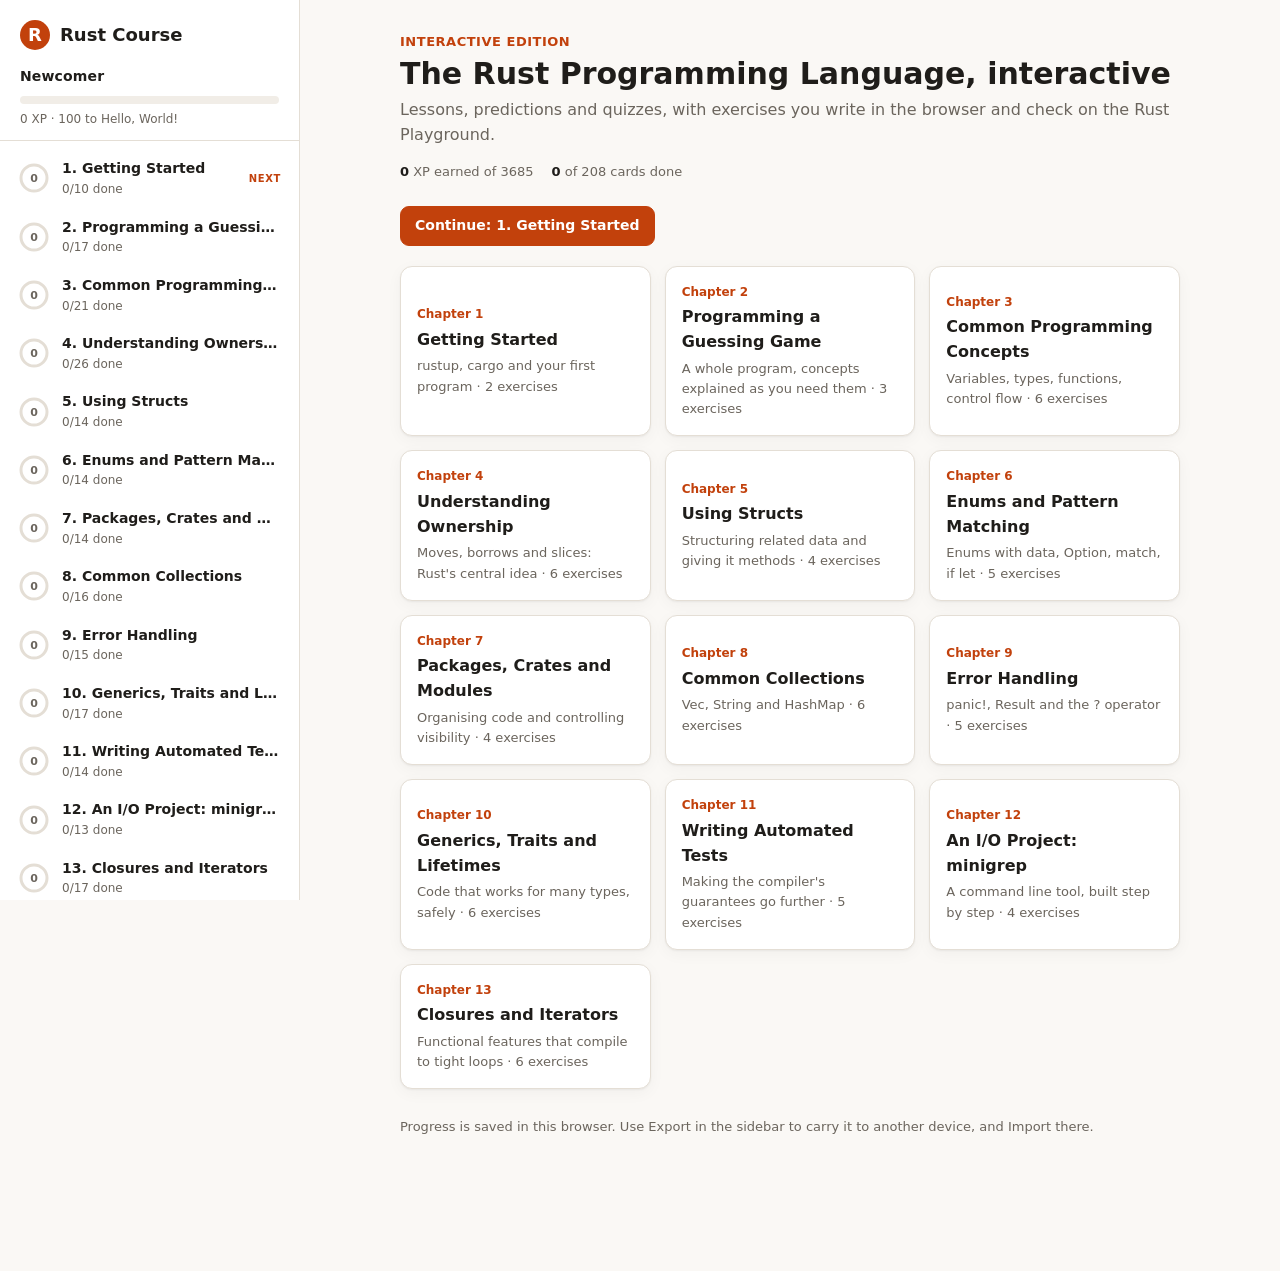
<file: docs/index.html>
<!doctype html>
<html lang="en">
<head>
<meta charset="utf-8">
<meta name="viewport" content="width=device-width, initial-scale=1">
<title>Rust Course</title>
<meta name="description" content="An interactive edition of The Rust Programming Language, chapters 1 to 13: lessons, quizzes and exercises that compile on the Rust Playground.">
<link rel="icon" href="data:image/svg+xml,%3Csvg xmlns='http://www.w3.org/2000/svg' viewBox='0 0 32 32'%3E%3Ccircle cx='16' cy='16' r='14' fill='%23c2410c'/%3E%3Ctext x='16' y='22' font-size='18' text-anchor='middle' fill='white' font-family='sans-serif' font-weight='bold'%3ER%3C/text%3E%3C/svg%3E">
<link rel="stylesheet" href="style.css">
<!-- CodeMirror 6 for the exercise editor. The `*` prefix makes esm.sh leave
     dependencies external so that every package shares the one
     @codemirror/state listed here. If the CDN is unreachable, editor.js
     falls back to a plain textarea editor. -->
<script type="importmap">
{
  "imports": {
    "codemirror": "https://esm.sh/*codemirror@6.0.1",
    "@codemirror/state": "https://esm.sh/@codemirror/state@6",
    "@codemirror/view": "https://esm.sh/*@codemirror/view@6",
    "@codemirror/language": "https://esm.sh/*@codemirror/language@6.12.0",
    "@codemirror/commands": "https://esm.sh/*@codemirror/commands@6",
    "@codemirror/search": "https://esm.sh/*@codemirror/search@6",
    "@codemirror/autocomplete": "https://esm.sh/*@codemirror/autocomplete@6",
    "@codemirror/lint": "https://esm.sh/*@codemirror/lint@6",
    "@codemirror/lang-rust": "https://esm.sh/*@codemirror/lang-rust@6",
    "@codemirror/theme-one-dark": "https://esm.sh/*@codemirror/theme-one-dark@6",
    "@lezer/common": "https://esm.sh/@lezer/common@1",
    "@lezer/highlight": "https://esm.sh/*@lezer/highlight@1",
    "@lezer/lr": "https://esm.sh/*@lezer/lr@1",
    "@lezer/rust": "https://esm.sh/*@lezer/rust@1",
    "style-mod": "https://esm.sh/style-mod@4",
    "w3c-keyname": "https://esm.sh/w3c-keyname@2",
    "crelt": "https://esm.sh/crelt@1"
  }
}
</script>
</head>
<body>
<div id="app">
  <aside id="sidebar">
    <header class="side-header">
      <div class="brand">
        <span class="brand-mark">R</span>
        <span class="brand-text">Rust Course</span>
      </div>
      <div class="level-box">
        <div class="level-title" id="level-title">Newcomer</div>
        <div class="xp-bar"><div class="xp-fill" id="xp-fill"></div></div>
        <div class="xp-text" id="xp-text">0 XP</div>
      </div>
    </header>
    <nav id="chapter-list" aria-label="Chapters"></nav>
    <footer class="side-footer">
      <button class="link-btn" id="export-progress" title="Download XP, answers and your code as a JSON file">Export progress</button>
      <button class="link-btn" id="import-progress" title="Load a progress file exported on another device">Import</button>
      <button class="link-btn" id="reset-progress">Reset</button>
      <input type="file" id="import-file" accept="application/json,.json" hidden>
    </footer>
  </aside>
  <main id="content">
    <div class="loading">Loading the course…</div>
  </main>
</div>
<div id="toasts" aria-live="polite"></div>
<div id="dialog-root"></div>
<script src="data/course.js"></script>
<script src="md.js"></script>
<script src="hl.js"></script>
<script type="module" src="editor.js"></script>
<script defer src="app.js"></script>
</body>
</html>
</file>
<file: docs/style.css>
:root {
  --bg: #faf8f5;
  --bg-elev: #ffffff;
  --bg-sunken: #f1ede7;
  --fg: #1f1d1a;
  --fg-muted: #6b655d;
  --border: #e4ded5;
  --accent: #c2410c;
  --accent-soft: #fde8dc;
  --accent-fg: #ffffff;
  --ok: #15803d;
  --ok-soft: #dcfce7;
  --bad: #b91c1c;
  --bad-soft: #fee2e2;
  --warn: #a16207;
  --warn-soft: #fef3c7;
  --code-bg: #f4f1ec;
  --term-bg: #1b1917;
  --term-fg: #e8e2d8;
  --shadow: 0 1px 2px rgba(0, 0, 0, 0.05), 0 4px 16px rgba(0, 0, 0, 0.04);
  --radius: 12px;
  --sidebar-w: 300px;
  --tok-kw: #9f1239;
  --tok-type: #0f766e;
  --tok-string: #15803d;
  --tok-number: #b45309;
  --tok-comment: #8a847b;
  --tok-macro: #6d28d9;
  --tok-fn: #1d4ed8;
  --tok-attr: #8a847b;
  --tok-lifetime: #b45309;
}

@media (prefers-color-scheme: dark) {
  :root:not([data-theme="light"]) {
    --bg: #15130f;
    --bg-elev: #1e1b17;
    --bg-sunken: #0f0e0b;
    --fg: #ece7df;
    --fg-muted: #a39c92;
    --border: #2d2924;
    --accent: #f97316;
    --accent-soft: #3b2113;
    --accent-fg: #15130f;
    --ok: #4ade80;
    --ok-soft: #14301f;
    --bad: #f87171;
    --bad-soft: #3a1717;
    --warn: #fbbf24;
    --warn-soft: #3a2d0f;
    --code-bg: #0f0e0b;
    --term-bg: #0b0a08;
    --term-fg: #e8e2d8;
    --shadow: 0 1px 2px rgba(0, 0, 0, 0.4), 0 4px 16px rgba(0, 0, 0, 0.3);
    --tok-kw: #fb7185;
    --tok-type: #2dd4bf;
    --tok-string: #86efac;
    --tok-number: #fbbf24;
    --tok-comment: #7c766d;
    --tok-macro: #c4b5fd;
    --tok-fn: #93c5fd;
    --tok-attr: #7c766d;
    --tok-lifetime: #fbbf24;
  }
}

* { box-sizing: border-box; }

html, body {
  margin: 0;
  padding: 0;
  background: var(--bg);
  color: var(--fg);
  font-family: ui-sans-serif, system-ui, -apple-system, "Segoe UI", Roboto, "Helvetica Neue", Arial, sans-serif;
  font-size: 16px;
  line-height: 1.55;
  -webkit-font-smoothing: antialiased;
}

code, pre, kbd, .mono {
  font-family: ui-monospace, "Cascadia Code", "JetBrains Mono", Consolas, "SF Mono", Menlo, monospace;
}

a { color: var(--accent); }

button {
  font: inherit;
  cursor: pointer;
}

#app {
  display: flex;
  min-height: 100vh;
}

/* ------------------------------------------------------------------ */
/* Sidebar                                                             */
/* ------------------------------------------------------------------ */

#sidebar {
  width: var(--sidebar-w);
  flex: 0 0 var(--sidebar-w);
  background: var(--bg-elev);
  border-right: 1px solid var(--border);
  display: flex;
  flex-direction: column;
  position: sticky;
  top: 0;
  height: 100vh;
  overflow-y: auto;
}

.side-header {
  padding: 20px 20px 12px;
  border-bottom: 1px solid var(--border);
}

.brand {
  display: flex;
  align-items: center;
  gap: 10px;
  font-weight: 700;
  font-size: 18px;
  margin-bottom: 16px;
}

.brand-mark {
  display: inline-grid;
  place-items: center;
  width: 30px;
  height: 30px;
  border-radius: 50%;
  background: var(--accent);
  color: var(--accent-fg);
  font-weight: 800;
}

.level-title {
  font-weight: 600;
  font-size: 14px;
  letter-spacing: 0.01em;
}

.xp-bar {
  height: 8px;
  margin: 8px 0 6px;
  border-radius: 999px;
  background: var(--bg-sunken);
  overflow: hidden;
}

.xp-fill {
  height: 100%;
  width: 0%;
  background: var(--accent);
  border-radius: 999px;
  transition: width 0.6s cubic-bezier(0.2, 0.8, 0.2, 1);
}

.xp-text {
  font-size: 12px;
  color: var(--fg-muted);
}

#chapter-list {
  padding: 8px;
  flex: 1;
}

.chapter-link {
  display: flex;
  align-items: center;
  gap: 12px;
  width: 100%;
  text-align: left;
  padding: 9px 10px;
  border: 0;
  border-radius: 10px;
  background: transparent;
  color: var(--fg);
}

.chapter-link:hover { background: var(--bg-sunken); }
.chapter-link.active { background: var(--accent-soft); }
.chapter-link.empty { opacity: 0.5; }

.ring {
  flex: 0 0 32px;
  width: 32px;
  height: 32px;
}

.ring circle.track { stroke: var(--border); }
.ring circle.fill {
  stroke: var(--accent);
  transition: stroke-dashoffset 0.5s ease;
}
.ring.done circle.fill { stroke: var(--ok); }
.ring text {
  fill: var(--fg-muted);
  font-size: 11px;
  font-weight: 600;
}

.chapter-link-text {
  display: flex;
  flex-direction: column;
  min-width: 0;
}

.chapter-link-title {
  font-size: 14px;
  font-weight: 600;
  white-space: nowrap;
  overflow: hidden;
  text-overflow: ellipsis;
}

.chapter-link-sub {
  font-size: 12px;
  color: var(--fg-muted);
}

.next-pill {
  margin-left: auto;
  font-size: 10px;
  font-weight: 700;
  letter-spacing: 0.06em;
  text-transform: uppercase;
  color: var(--accent);
}

.side-footer {
  padding: 12px 20px;
  border-top: 1px solid var(--border);
}

.link-btn {
  background: none;
  border: 0;
  padding: 0;
  color: var(--fg-muted);
  font-size: 13px;
  text-decoration: underline;
}
.link-btn:hover { color: var(--fg); }

/* ------------------------------------------------------------------ */
/* Main                                                                */
/* ------------------------------------------------------------------ */

#content {
  flex: 1;
  min-width: 0;
  padding: 32px 40px 120px;
  max-width: 860px;
  margin: 0 auto;
}

.loading, .error-box {
  color: var(--fg-muted);
  padding: 40px 0;
}

.error-box {
  color: var(--bad);
  white-space: pre-wrap;
}

.chapter-header {
  margin-bottom: 24px;
}

.chapter-kicker {
  font-size: 13px;
  font-weight: 600;
  color: var(--accent);
  letter-spacing: 0.04em;
  text-transform: uppercase;
}

.chapter-header h1 {
  margin: 4px 0 6px;
  font-size: 30px;
  line-height: 1.2;
}

.chapter-subtitle {
  color: var(--fg-muted);
  margin: 0;
}

.chapter-stats {
  display: flex;
  gap: 18px;
  margin-top: 14px;
  font-size: 13px;
  color: var(--fg-muted);
}

.chapter-stats strong { color: var(--fg); }

.toolbar {
  display: flex;
  gap: 10px;
  align-items: center;
  margin: 10px 0 22px;
  font-size: 13px;
  color: var(--fg-muted);
}

/* Cards */

.card {
  background: var(--bg-elev);
  border: 1px solid var(--border);
  border-radius: var(--radius);
  box-shadow: var(--shadow);
  margin-bottom: 16px;
  overflow: hidden;
  transition: opacity 0.2s;
}

.card.locked {
  opacity: 0.45;
  pointer-events: none;
  filter: saturate(0.5);
}

.card.collapsed .card-body { display: none; }

.card-head {
  display: flex;
  align-items: center;
  gap: 12px;
  padding: 14px 18px;
  cursor: pointer;
  user-select: none;
}

.card-head:hover { background: var(--bg-sunken); }

.card-type {
  flex: 0 0 auto;
  font-size: 11px;
  font-weight: 700;
  letter-spacing: 0.06em;
  text-transform: uppercase;
  padding: 3px 8px;
  border-radius: 999px;
  background: var(--bg-sunken);
  color: var(--fg-muted);
}

.card-type.predict, .card-type.quiz { background: var(--accent-soft); color: var(--accent); }
.card-type.exercise { background: var(--warn-soft); color: var(--warn); }
.card-type.code { background: var(--bg-sunken); }

.card-title {
  flex: 1;
  font-weight: 600;
  font-size: 16px;
  min-width: 0;
}

.card-meta {
  font-size: 12px;
  color: var(--fg-muted);
  white-space: nowrap;
}

.card-check {
  width: 22px;
  height: 22px;
  border-radius: 50%;
  border: 2px solid var(--border);
  display: inline-grid;
  place-items: center;
  font-size: 13px;
  color: transparent;
  flex: 0 0 auto;
}
.card.done .card-check {
  border-color: var(--ok);
  background: var(--ok);
  color: #fff;
}

.card-body {
  padding: 4px 22px 20px;
  border-top: 1px solid var(--border);
}

.card-body > :first-child { margin-top: 16px; }

.card-body h2, .card-body h3, .card-body h4 {
  font-size: 17px;
  margin: 20px 0 6px;
}

.card-body p { margin: 10px 0; }
.card-body ul, .card-body ol { padding-left: 24px; margin: 8px 0; }
.card-body li { margin: 4px 0; }
.card-body em { font-style: italic; }

.card-body code {
  background: var(--code-bg);
  padding: 1px 5px;
  border-radius: 5px;
  font-size: 0.9em;
}

pre.code {
  background: var(--code-bg);
  border: 1px solid var(--border);
  border-radius: 10px;
  padding: 14px 16px;
  overflow-x: auto;
  font-size: 13.5px;
  line-height: 1.5;
  margin: 12px 0;
}

pre.code code {
  background: none;
  padding: 0;
  font-size: inherit;
}

blockquote {
  margin: 12px 0;
  padding: 8px 14px;
  border-left: 3px solid var(--accent);
  background: var(--accent-soft);
  border-radius: 0 8px 8px 0;
}

blockquote.compiler {
  border-left-color: var(--bad);
  background: var(--bad-soft);
  font-family: ui-monospace, Consolas, monospace;
  font-size: 13px;
}

blockquote p { margin: 4px 0; }

hr { border: 0; border-top: 1px solid var(--border); margin: 18px 0; }

.tok-kw { color: var(--tok-kw); font-weight: 600; }
.tok-type { color: var(--tok-type); }
.tok-string { color: var(--tok-string); }
.tok-number { color: var(--tok-number); }
.tok-comment { color: var(--tok-comment); font-style: italic; }
.tok-macro { color: var(--tok-macro); }
.tok-fn { color: var(--tok-fn); }
.tok-attr { color: var(--tok-attr); }
.tok-lifetime { color: var(--tok-lifetime); }

/* Buttons */

.btn {
  display: inline-flex;
  align-items: center;
  gap: 8px;
  padding: 8px 14px;
  border-radius: 9px;
  border: 1px solid var(--border);
  background: var(--bg-elev);
  color: var(--fg);
  font-weight: 600;
  font-size: 14px;
  transition: transform 0.08s, background 0.15s;
}

.btn:hover { background: var(--bg-sunken); }
.btn:active { transform: translateY(1px); }
.btn:disabled { opacity: 0.5; cursor: default; }

.btn.primary {
  background: var(--accent);
  border-color: var(--accent);
  color: var(--accent-fg);
}
.btn.primary:hover { filter: brightness(1.07); background: var(--accent); }

.btn.ok { background: var(--ok); border-color: var(--ok); color: #fff; }
.btn.small { padding: 5px 10px; font-size: 13px; }

.row {
  display: flex;
  flex-wrap: wrap;
  gap: 10px;
  align-items: center;
  margin-top: 14px;
}

.row .spacer { flex: 1; }

.muted { color: var(--fg-muted); font-size: 13px; }

/* Quiz / predict */

.question {
  font-weight: 600;
  margin: 14px 0 8px;
}

.options {
  display: flex;
  flex-direction: column;
  gap: 8px;
}

.option {
  display: flex;
  align-items: flex-start;
  gap: 12px;
  padding: 10px 14px;
  border: 1px solid var(--border);
  border-radius: 10px;
  background: var(--bg);
  cursor: pointer;
  text-align: left;
  color: var(--fg);
  font-size: 15px;
  line-height: 1.45;
}

.option:hover { border-color: var(--accent); }
.option.selected { border-color: var(--accent); background: var(--accent-soft); }
.option.correct { border-color: var(--ok); background: var(--ok-soft); }
.option.wrong { border-color: var(--bad); background: var(--bad-soft); }
.option.missed { border-style: dashed; border-color: var(--ok); }
.option:disabled { cursor: default; }

.option .bullet {
  flex: 0 0 18px;
  width: 18px;
  height: 18px;
  margin-top: 3px;
  border-radius: 50%;
  border: 2px solid var(--border);
}
.option.multi .bullet { border-radius: 5px; }
.option.selected .bullet { border-color: var(--accent); background: var(--accent); }
.option.correct .bullet { border-color: var(--ok); background: var(--ok); }
.option.wrong .bullet { border-color: var(--bad); background: var(--bad); }

.fill-input {
  font: inherit;
  padding: 9px 12px;
  border-radius: 9px;
  border: 1px solid var(--border);
  background: var(--bg);
  color: var(--fg);
  min-width: 220px;
}
.fill-input:focus { outline: 2px solid var(--accent); outline-offset: 1px; }

.feedback {
  margin-top: 14px;
  padding: 12px 16px;
  border-radius: 10px;
  border: 1px solid var(--border);
}
.feedback.good { background: var(--ok-soft); border-color: var(--ok); }
.feedback.bad { background: var(--bad-soft); border-color: var(--bad); }
.feedback .verdict { font-weight: 700; margin-bottom: 4px; }
.feedback p { margin: 6px 0; }

/* Playground output */

.term {
  background: var(--term-bg);
  color: var(--term-fg);
  border-radius: 10px;
  padding: 12px 14px;
  font-family: ui-monospace, "Cascadia Code", Consolas, monospace;
  font-size: 13px;
  line-height: 1.5;
  white-space: pre-wrap;
  word-break: break-word;
  margin-top: 12px;
  max-height: 420px;
  overflow: auto;
}

.term .err { color: #fca5a5; }
.term .ok { color: #86efac; }
.term .warn { color: #fcd34d; }
.term .dim { color: #9c958b; }
.term a { color: #93c5fd; }
.term:empty { display: none; }

/* Exercise panel */

.exercise-kind {
  display: inline-block;
  font-size: 11px;
  font-weight: 700;
  letter-spacing: 0.06em;
  text-transform: uppercase;
  color: var(--warn);
}

.file-row {
  display: flex;
  flex-wrap: wrap;
  align-items: center;
  gap: 10px;
  margin-top: 12px;
  padding: 10px 12px;
  background: var(--bg-sunken);
  border-radius: 10px;
  font-size: 13px;
}

.file-row code {
  background: none;
  padding: 0;
  font-size: 13px;
  word-break: break-all;
}

.status-pill {
  font-size: 12px;
  font-weight: 700;
  padding: 3px 10px;
  border-radius: 999px;
  background: var(--bg-sunken);
  color: var(--fg-muted);
}
.status-pill.passed { background: var(--ok-soft); color: var(--ok); }
.status-pill.failed, .status-pill.compile_error, .status-pill.timeout { background: var(--bad-soft); color: var(--bad); }
.status-pill.requirements_unmet { background: var(--warn-soft); color: var(--warn); }

.checks { list-style: none; padding: 0; margin: 10px 0 0; font-size: 13px; }
.checks li::before { content: "✓ "; color: var(--ok); }
.checks li.unmet::before { content: "✗ "; color: var(--bad); }

.hints { margin-top: 14px; }

.hint {
  padding: 10px 14px;
  border-left: 3px solid var(--warn);
  background: var(--warn-soft);
  border-radius: 0 8px 8px 0;
  margin-top: 8px;
  font-size: 14.5px;
}

.hint p { margin: 2px 0; }

.solution {
  margin-top: 14px;
}

.toggle {
  display: inline-flex;
  align-items: center;
  gap: 6px;
  font-size: 13px;
  color: var(--fg-muted);
  cursor: pointer;
}

.card.flash {
  animation: flash 0.9s ease-out;
}

@keyframes flash {
  0% { box-shadow: 0 0 0 0 rgba(21, 128, 61, 0.0); border-color: var(--ok); }
  25% { box-shadow: 0 0 0 6px rgba(21, 128, 61, 0.25); border-color: var(--ok); }
  100% { box-shadow: var(--shadow); }
}

.continue-row {
  display: flex;
  justify-content: flex-end;
  margin-top: 16px;
}

.chapter-end {
  text-align: center;
  padding: 36px 20px;
  color: var(--fg-muted);
}

.chapter-end h2 { color: var(--fg); margin: 8px 0; }

/* Toasts */

#toasts {
  position: fixed;
  right: 20px;
  bottom: 20px;
  display: flex;
  flex-direction: column;
  gap: 8px;
  z-index: 50;
}

.toast {
  background: var(--fg);
  color: var(--bg);
  padding: 10px 16px;
  border-radius: 10px;
  font-weight: 600;
  font-size: 14px;
  box-shadow: var(--shadow);
  animation: toast-in 0.25s ease-out;
}

.toast.xp { background: var(--ok); color: #fff; }
.toast.level { background: var(--accent); color: var(--accent-fg); font-size: 15px; }
.toast.error { background: var(--bad); color: #fff; }

@keyframes toast-in {
  from { transform: translateY(12px); opacity: 0; }
  to { transform: none; opacity: 1; }
}

/* Dialog */

.dialog-backdrop {
  position: fixed;
  inset: 0;
  background: rgba(0, 0, 0, 0.4);
  display: grid;
  place-items: center;
  z-index: 60;
}

.dialog {
  background: var(--bg-elev);
  border-radius: 14px;
  padding: 22px 24px;
  max-width: 420px;
  width: calc(100% - 32px);
  box-shadow: var(--shadow);
}

.dialog h3 { margin: 0 0 8px; }
.dialog p { margin: 6px 0 16px; color: var(--fg-muted); }
.dialog .row { justify-content: flex-end; }

/* Home */

.home-grid {
  display: grid;
  grid-template-columns: repeat(auto-fill, minmax(240px, 1fr));
  gap: 14px;
  margin-top: 20px;
}

.home-card {
  display: block;
  text-align: left;
  padding: 16px;
  border-radius: var(--radius);
  border: 1px solid var(--border);
  background: var(--bg-elev);
  color: var(--fg);
  box-shadow: var(--shadow);
}
.home-card:hover { border-color: var(--accent); }
.home-card .num { color: var(--accent); font-weight: 700; font-size: 12px; }
.home-card .t { font-weight: 600; margin: 4px 0; }
.home-card .s { font-size: 13px; color: var(--fg-muted); }
.home-card.soon { opacity: 0.55; }

/* Mobile */

.menu-btn { display: none; }

@media (max-width: 860px) {
  #app { flex-direction: column; }
  #sidebar {
    width: 100%;
    flex: 0 0 auto;
    height: auto;
    position: static;
    border-right: 0;
    border-bottom: 1px solid var(--border);
  }
  #chapter-list { display: none; }
  #sidebar.open #chapter-list { display: block; }
  .menu-btn { display: inline-flex; }
  #content { padding: 20px 16px 100px; }
  .chapter-header h1 { font-size: 24px; }
}

/* ------------------------------------------------------------------ */
/* Exercise editor (CodeMirror, or the plain textarea fallback)        */
/* ------------------------------------------------------------------ */

.editor-bar {
  display: flex;
  flex-wrap: wrap;
  align-items: center;
  gap: 10px;
  margin-top: 14px;
  font-size: 13px;
  color: var(--fg-muted);
}

.editor-bar code {
  background: none;
  padding: 0;
  font-size: 13px;
  word-break: break-all;
}

.editor-bar .spacer { flex: 1; }

.editor {
  margin-top: 8px;
  border: 1px solid var(--border);
  border-radius: 10px;
  overflow: hidden;
  background: var(--code-bg);
  min-height: 120px;
}

.editor:focus-within { border-color: var(--accent); }

.editor .cm-editor { max-height: 560px; }
.editor .cm-scroller { overflow: auto; }
.editor .cm-gutters { border-right: 1px solid var(--border); }

@media (prefers-color-scheme: light) {
  .editor .cm-gutters { background: var(--bg-sunken); color: var(--fg-muted); }
  .editor .cm-activeLineGutter { background: var(--border); }
  .editor .cm-activeLine { background: rgba(0, 0, 0, 0.03); }
}

.plain-editor {
  display: block;
  width: 100%;
  min-height: 240px;
  margin: 0;
  padding: 12px 14px;
  border: 0;
  background: var(--code-bg);
  color: var(--fg);
  font-family: ui-monospace, "Cascadia Code", "JetBrains Mono", Consolas, "SF Mono", Menlo, monospace;
  font-size: 13.5px;
  line-height: 1.55;
  resize: vertical;
  tab-size: 4;
  outline: none;
  white-space: pre;
  overflow-wrap: normal;
  overflow-x: auto;
}

details.tests { margin-top: 10px; }
details.tests summary {
  cursor: pointer;
  font-size: 13px;
  color: var(--fg-muted);
  user-select: none;
}
details.tests summary:hover { color: var(--fg); }
details.tests pre.code { margin-top: 8px; max-height: 360px; overflow: auto; }

.side-footer {
  display: flex;
  flex-wrap: wrap;
  gap: 6px 14px;
}

.side-footer .link-btn { cursor: pointer; }

a.btn { text-decoration: none; }
</file>
